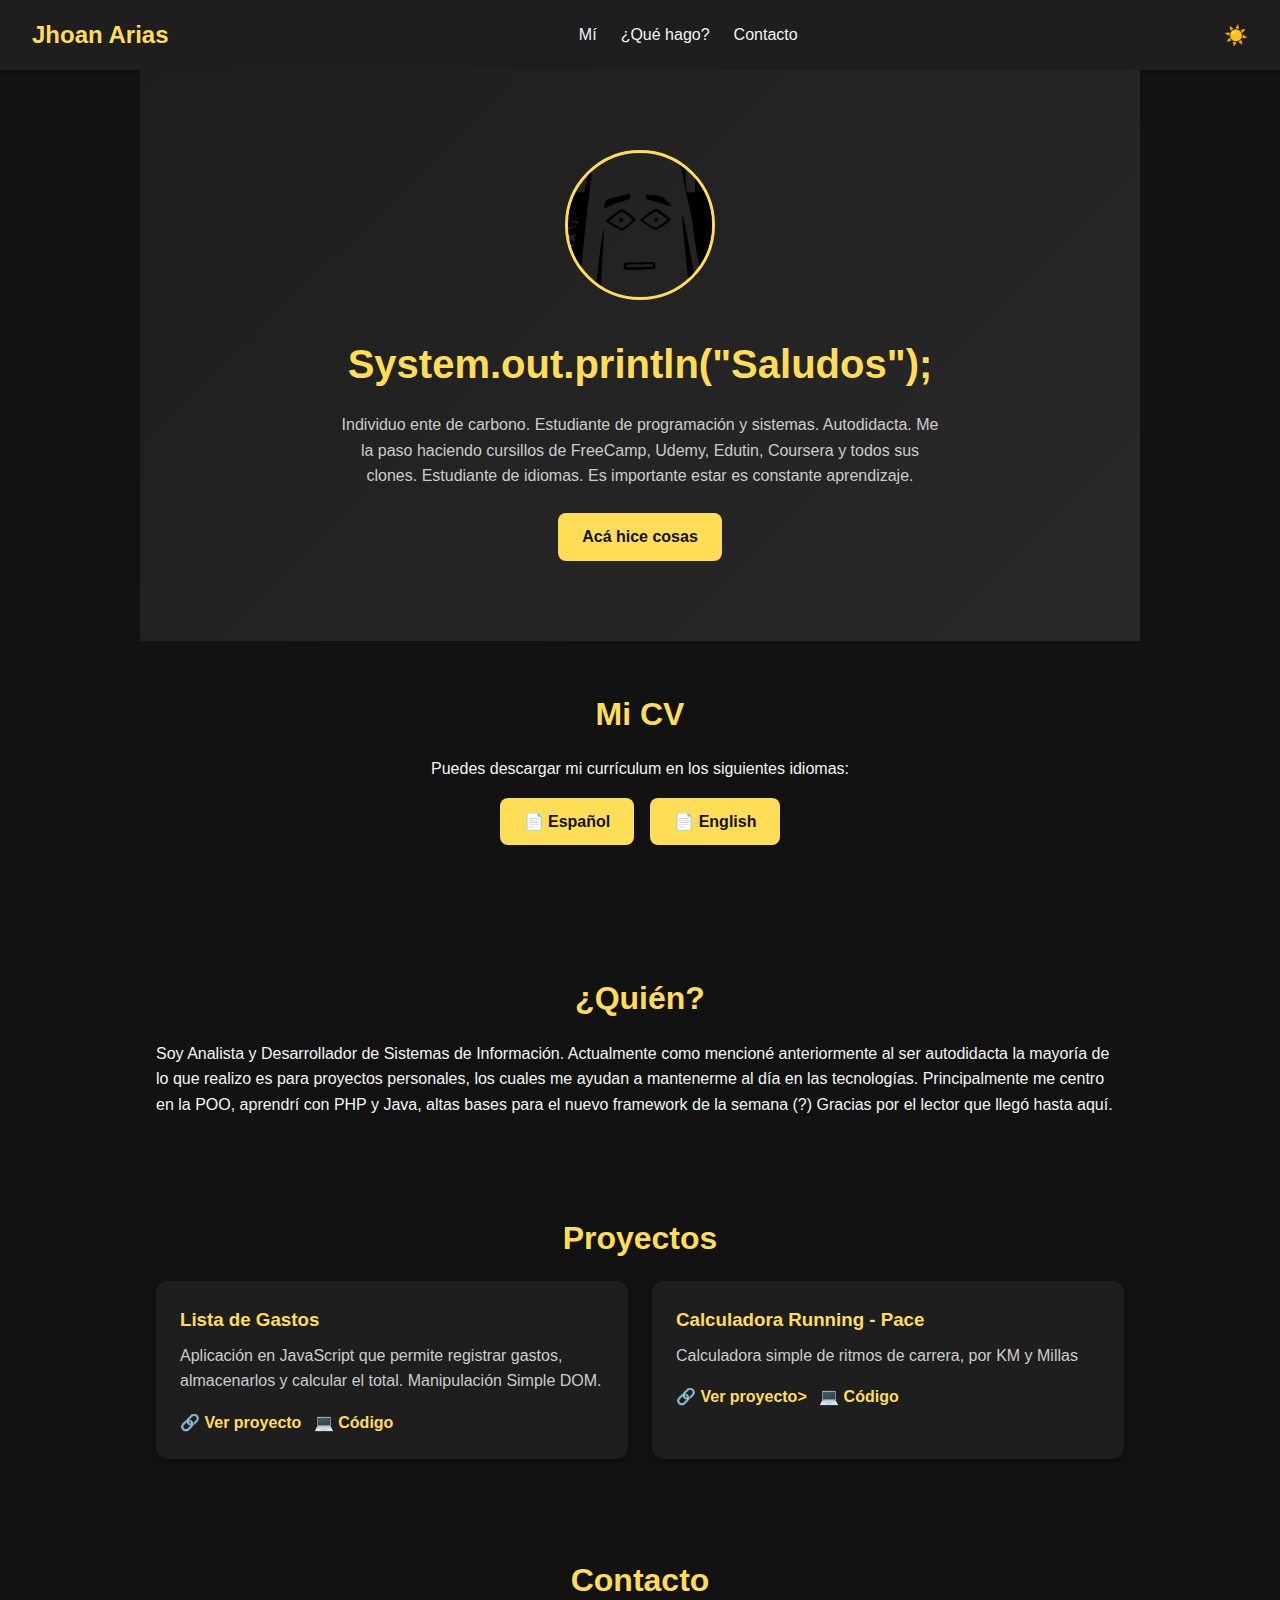
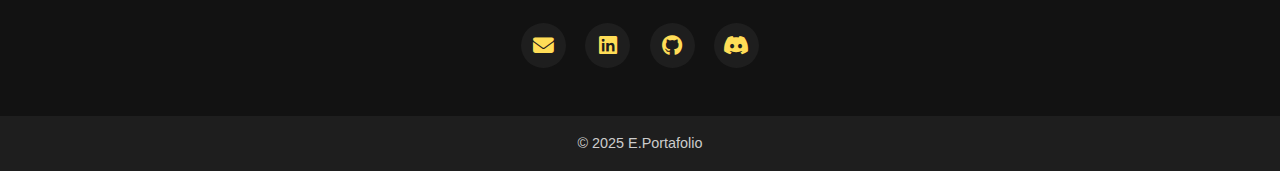
<file: index.html>
<!DOCTYPE html>
<html lang="es">
<head>
  <meta charset="UTF-8">
  <meta name="viewport" content="width=device-width, initial-scale=1.0">
  <title>E.Portafolio</title>
  <link rel="stylesheet" href="styles/main.css">
  <link rel="stylesheet" href="https://cdnjs.cloudflare.com/ajax/libs/font-awesome/6.5.0/css/all.min.css">

</head>
<body>
  <!-- ====== Header ====== -->
  <header>
    <nav>
      <h1>Jhoan Arias</h1>
      <ul>
        <li><a href="#sobre-mi">Mí</a></li>
        <li><a href="#proyectos">¿Qué hago?</a></li>
        <li><a href="#contacto">Contacto</a></li>
      </ul>
      <!-- Botón Dark/Light Mode -->
    <button id="theme-toggle">🌙</button>
    </nav>
  </header>

  <!-- ====== Sección Hero ====== -->
  <section id="hero">
    <img src="proyectos/assets/img/eh.svg" alt="Foto de perfil" class="hero-img">
    <h2>System.out.println("Saludos");</h2>
    <p>Individuo ente de carbono. Estudiante de programación y sistemas. Autodidacta. Me la paso haciendo cursillos de FreeCamp, Udemy, Edutin, Coursera y todos sus clones. Estudiante de idiomas. Es importante estar es constante aprendizaje.</p>
    <a href="#proyectos" class="btn">Acá hice cosas</a>
  </section>


  <section id="cv">
  <h2>Mi CV</h2>
  <p>Puedes descargar mi currículum en los siguientes idiomas:</p>
  <div class="cv-links">
    <a href="proyectos/assets/cv/CV_ATS_Espanol.pdf" download class="btn">📄 Español</a>
    <a href="proyectos/assets/cv/CV_ATS_English.pdf" download class="btn">📄 English</a>
  </div>
</section>


  <!-- ====== Sobre mí ====== -->
  <section id="sobre-mi">
    <h2>¿Quién?</h2>
    <p>
      Soy Analista y Desarrollador de Sistemas de Información. Actualmente como mencioné anteriormente al ser autodidacta la mayoría de lo que realizo es para proyectos personales, los cuales me ayudan a mantenerme al día en las tecnologías. Principalmente me centro en la POO, aprendrí con PHP y Java, altas bases para el nuevo framework de la semana (?) Gracias por el lector que llegó hasta aquí. 
    </p>
  </section>

<!-- ====== Proyectos ====== -->
<section id="proyectos">
  <h2>Proyectos</h2>
  <div class="grid-proyectos">

    <!-- Proyecto: Lista de Gastos -->
    <div class="card">
      <h3>Lista de Gastos</h3>
      <p>Aplicación en JavaScript que permite registrar gastos, almacenarlos y calcular el total. Manipulación Simple DOM.</p>
      <a href="proyectos/gastos.html">🔗 Ver proyecto</a>
      <a href="https://github.com/Entrometido/portafolio.git" target="_blank">💻 Código</a>
    </div>

    <!-- Aquí más proyectos en el futuro -->

    <div class="card">
      <h3>Calculadora Running - Pace</h3>
      <p>Calculadora simple de ritmos de carrera, por KM y Millas</p>
      <a href="proyectos/run.html">🔗 Ver proyecto></a>
      <a href="https://github.com/Entrometido/portafolio.git" target="_blank">💻 Código</a>
    </div>
    
  </div>
</section>


<!-- ====== Contacto ====== -->
<section id="contacto">
  <h2>Contacto</h2>
  <div class="social-icons">
    <a href="mailto:jhsepe@hotmail.com" class="icon" title="Email">
      <i class="fas fa-envelope"></i>
    </a>
    <a href="https://linkedin.com/in/sebastián-a-8797111a5" target="_blank" class="icon" title="LinkedIn">
      <i class="fab fa-linkedin"></i>
    </a>
    <a href="https://github.com/Entrometido" target="_blank" class="icon" title="GitHub">
      <i class="fab fa-github"></i>
    </a>
    <a href="https://discord.com/invite/entrometido" target="_blank" class="icon brands fab fa-discord"></a>
  </div>
</section>

  <!-- ====== Footer ====== -->
  <footer>
    <p>© 2025 E.Portafolio</p>
  </footer>
  <button id="back-to-top">⬆</button>
  <script src="scripts/script.js"></script>
  
</body>
</html>
</file>
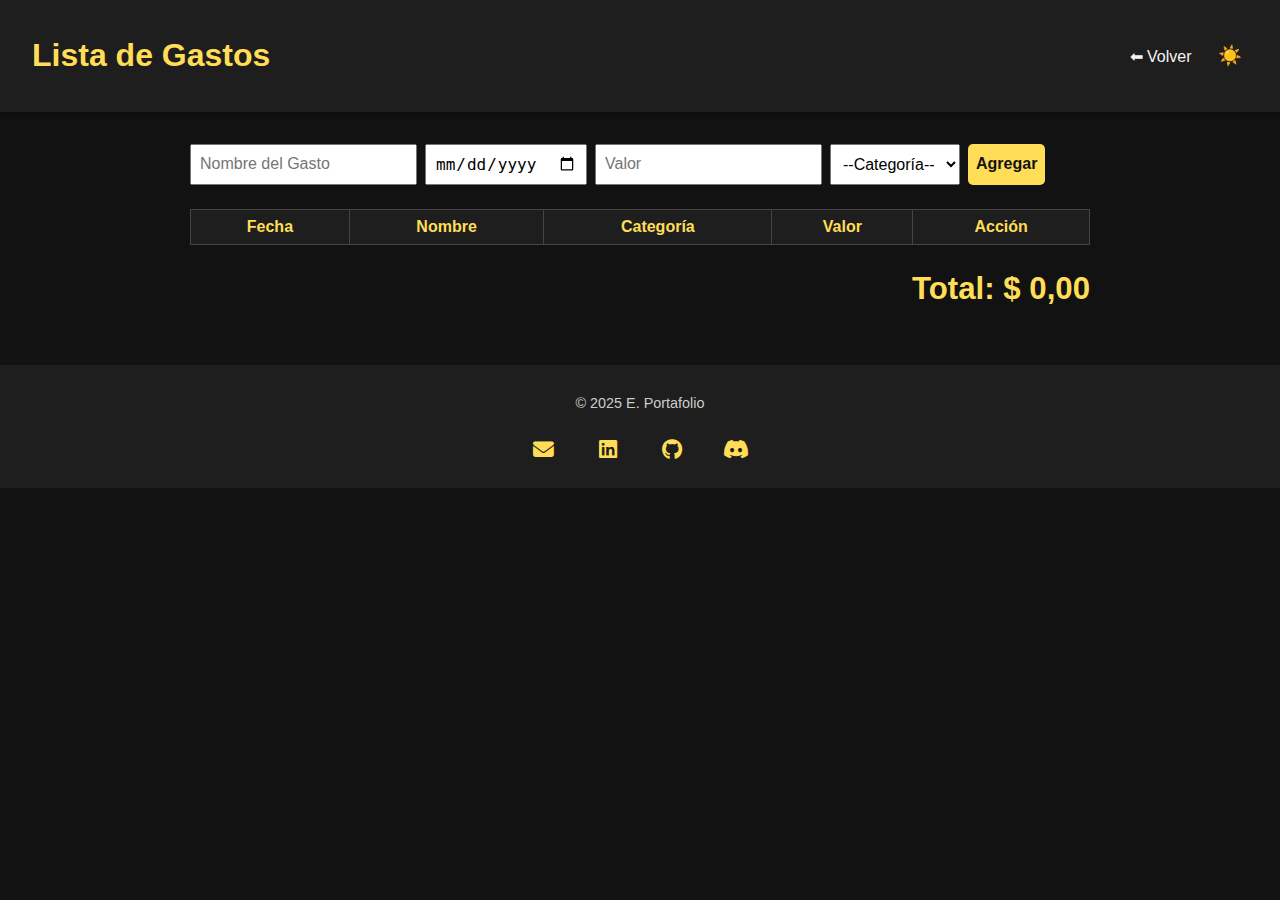
<file: proyectos/gastos.html>
<!DOCTYPE html>
<html lang="es">
<head>
  <meta charset="UTF-8">
  <meta name="viewport" content="width=device-width, initial-scale=1.0">
  <title>Proyecto: Lista de Gastos</title>
  <link rel="stylesheet" href="/styles/gastos.css">
  <link rel="stylesheet" href="https://cdnjs.cloudflare.com/ajax/libs/font-awesome/6.5.0/css/all.min.css">

</head>
<body>
  <header>
    <nav>
      <h1>Lista de Gastos</h1>
      <div>
        <a href="../index.html">⬅ Volver</a>
        <button id="theme-toggle">🌙</button>
      </div>
    </nav>
  </header>

  <main>
    <!-- Formulario -->
    <section class="formulario">
      <input type="text" id="nombre-gasto" placeholder="Nombre del Gasto">
      <input type="date" id="fecha">
      <input type="number" id="valor-gasto" placeholder="Valor">
      <select id="categoria-gasto">
        <option value="">--Categoría--</option>
        <option value="Comida">Comida</option>
        <option value="Transporte">Transporte</option>
        <option value="Ocio">Ocio</option>
        <option value="Otros">Otros</option>
      </select>
      <button id="agregar-gasto">Agregar</button>
    </section>

    <!-- Tabla de gastos -->
    <section class="tablita">
      <table>
        <thead>
          <tr>
            <th>Fecha</th>
            <th>Nombre</th>
            <th>Categoría</th>
            <th>Valor</th>
            <th>Acción</th>
          </tr>
        </thead>
        <tbody id="lista-gasto"></tbody>
      </table>
    </section>

    <!-- Total -->
    <section class="total">
      <h2>Total: <span id="total">-</span></h2>
    </section>
  </main>

  <footer>
    <p>© 2025 E. Portafolio</p>
    <div class="social-icons">
    <a href="mailto:jhsepe@hotmail.com" class="icon" title="Email">
      <i class="fas fa-envelope"></i>
    </a>
    <a href="https://linkedin.com/in/sebastián-a-8797111a5" target="_blank" class="icon" title="LinkedIn">
      <i class="fab fa-linkedin"></i>
    </a>
    <a href="https://github.com/Entrometido" target="_blank" class="icon" title="GitHub">
      <i class="fab fa-github"></i>
    </a>
    <a href="https://discord.com/invite/entrometido" target="_blank" class="icon brands fab fa-discord"></a>
  </div>
  </footer>

  <script src="gastos.js"></script>
  <script src="/script.js"></script> <!-- mismo toggle que el portafolio -->
</body>
</html>
</file>
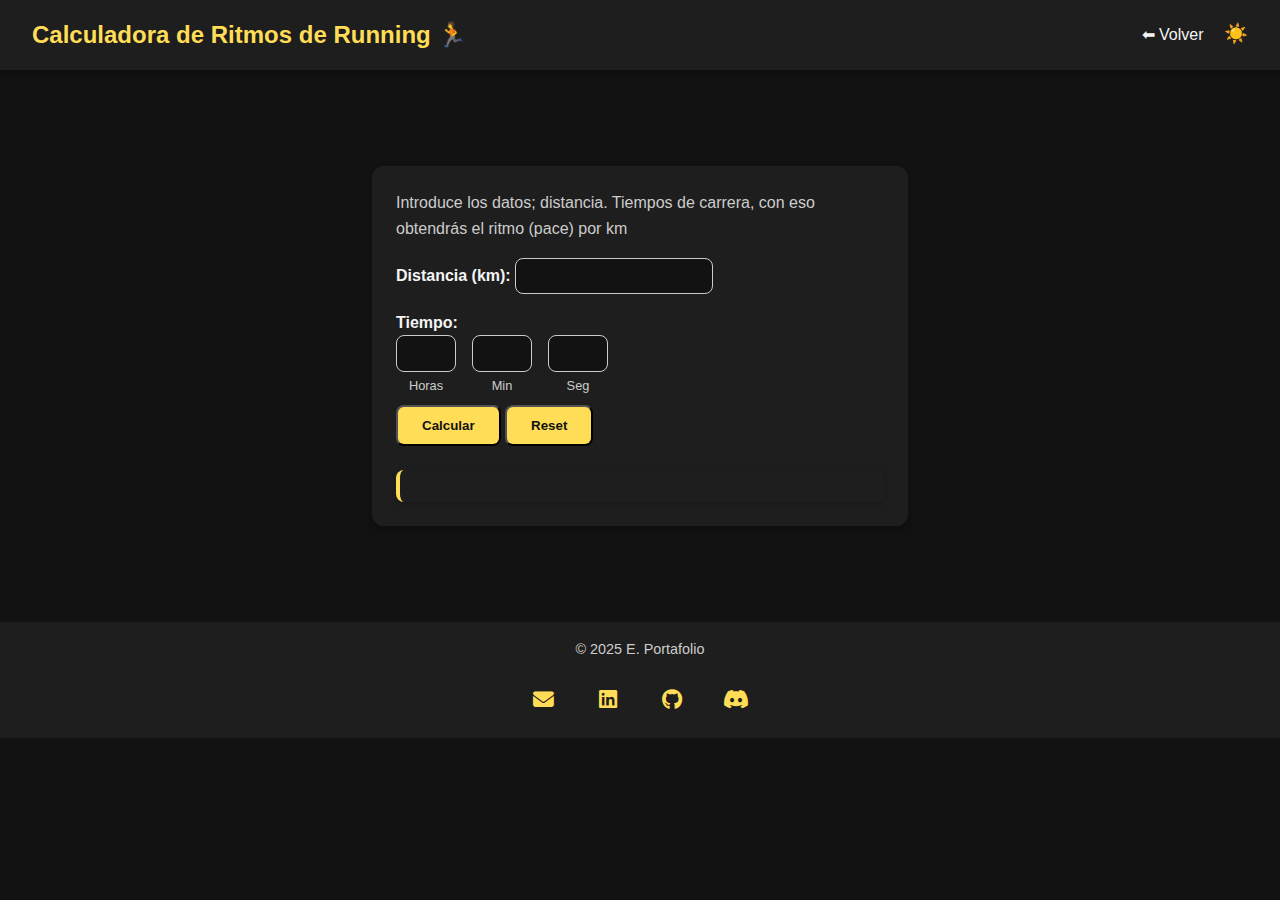
<file: proyectos/run.html>
<!DOCTYPE html>
<html lang="es">
<head>
  <meta charset="UTF-8">
  <meta name="viewport" content="width=device-width, initial-scale=1.0">
  <title>Calculadora de Ritmos de Running</title>
  <link rel="stylesheet" href="/styles/running.css">
  <link rel="stylesheet" href="/styles/main.css">
  <link rel="stylesheet" href="https://cdnjs.cloudflare.com/ajax/libs/font-awesome/6.5.0/css/all.min.css">
</head>
<body>
    <header>
    <nav>
      <h1>Calculadora de Ritmos de Running 🏃</h1>
      <div>
        <a href="../index.html">⬅ Volver</a>
        <button id="theme-toggle">🌙</button>
      </div>
    </nav>
  </header>
<main>
    <section>  
    <form id="calc-form" class="card">

      <!-- Distancia -->
      <div class="form-row">
        <p>Introduce los datos; distancia. Tiempos de carrera, con eso obtendrás el ritmo (pace) por km</p>
        <label for="distancia">Distancia (km):</label>
        <input type="number" id="distancia" step="0.01" required>
      </div>

      <!-- Tiempo en una sola fila -->
      <div class="form-row time-row">
          <label for="horas">Tiempo:</label>
        <div class="time-inputs">
          <div class="time-field">
            <input type="number" id="horas" min="0">
            <small>Horas</small>
          </div>
        <div class="time-field">
            <input type="number" id="minutos" min="0" max="59">
            <small>Min</small>
        </div>
        <div class="time-field">
            <input type="number" id="segundos" min="0" max="59">
            <small>Seg</small>
        </div>
    </div>


      <!-- Botones -->
      <div class="form-actions">
        <button type="button" class="btn" onclick="calcularRitmo()">Calcular</button>
        <button type="reset" class="btn btn-secondary">Reset</button>
      </div>
    </form>

    <div id="resultado" class="card"></div>
  </section>
</main>

  <footer>
    <p>© 2025 E. Portafolio</p>
    <div class="social-icons">
    <a href="mailto:jhsepe@hotmail.com" class="icon" title="Email">
      <i class="fas fa-envelope"></i>
    </a>
    <a href="https://linkedin.com/in/sebastián-a-8797111a5" target="_blank" class="icon" title="LinkedIn">
      <i class="fab fa-linkedin"></i>
    </a>
    <a href="https://github.com/Entrometido" target="_blank" class="icon" title="GitHub">
      <i class="fab fa-github"></i>
    </a>
    <a href="https://discord.com/invite/entrometido" target="_blank" class="icon brands fab fa-discord"></a>
  </div>
  </footer>

  <script src="/scripts/running.js"></script>
  <script src="/scripts/script.js"></script> <!-- mismo toggle que el portafolio -->
</body>
</html>
</file>
<file: styles/gastos.css>
/* Variables (oscuro por defecto) */
:root {
  --bg: #121212;
  --text: #f4f4f4;
  --accent: #ffdd57;
  --card: #1e1e1e;
  --muted: #ccc;
}

.light-mode {
  --bg: #f9f9f9;
  --text: #222;
  --accent: #ff9800;
  --card: #fff;
  --muted: #555;
}

body {
  font-family: "Segoe UI", Roboto, Arial, sans-serif;
  margin: 0;
  background: var(--bg);
  color: var(--text);
  transition: background 0.3s ease, color 0.3s ease;
}

/* Header */
header {
  background: var(--card);
  padding: 1rem 2rem;
  box-shadow: 0 2px 5px rgba(0,0,0,0.3);
}

header nav {
  display: flex;
  justify-content: space-between;
  align-items: center;
  flex-wrap: wrap;
}

header h1 {
  color: var(--accent);
}

header a {
  color: var(--text);
  text-decoration: none;
  margin-right: 1rem;
}

header a:hover {
  color: var(--accent);
}

/* Botón dark/light */
#theme-toggle {
  background: none;
  border: none;
  font-size: 1.2rem;
  cursor: pointer;
  color: var(--accent);
  transition: transform 0.2s ease;
}

#theme-toggle:hover {
  transform: scale(1.2);
}

/* Main */
main {
  padding: 2rem;
  max-width: 900px;
  margin: auto;
}

.formulario {
  display: flex;
  flex-wrap: wrap;
  gap: 0.5rem;
  margin-bottom: 1.5rem;
}

.formulario input,
.formulario select,
.formulario button {
  padding: 0.5rem;
  font-size: 1rem;
}

.formulario button {
  background: var(--accent);
  border: none;
  color: var(--bg);
  border-radius: 5px;
  cursor: pointer;
  font-weight: bold;
}

.formulario button:hover {
  opacity: 0.9;
}

/* Tabla */
.tablita table {
  width: 100%;
  border-collapse: collapse;
  margin-bottom: 1rem;
}

.tablita th,
.tablita td {
  border: 1px solid #444;
  padding: 0.5rem;
  text-align: center;
}

.tablita th {
  background: var(--card);
  color: var(--accent);
}

.tablita td {
  background: var(--bg);
}

/* Total */
.total {
  font-size: 1.3rem;
  font-weight: bold;
  text-align: right;
  color: var(--accent);
}

/* Footer */
footer {
  text-align: center;
  padding: 1rem;
  background: var(--card);
  color: var(--muted);
  font-size: 0.9rem;
}

/* ==== Iconos sociales ==== */
.social-icons {
  display: flex;
  justify-content: center;
  gap: 1.2rem;
  margin-top: 1rem;
}

.social-icons .icon {
  width: 45px;
  height: 45px;
  background: var(--card);
  color: var(--accent);
  border-radius: 50%;
  display: flex;
  align-items: center;
  justify-content: center;
  font-size: 1.3rem;
  transition: background 0.3s ease, color 0.3s ease, transform 0.2s ease;
  text-decoration: none;
}

.social-icons .icon:hover {
  background: var(--accent);
  color: #fff; /* icono blanco sobre fondo de acento */
  transform: scale(1.1);
}
</file>
<file: styles/running.css>
/* ===== Estilos para la calculadora de ritmos ===== */

main {
  max-width: 600px;
  margin: 2rem auto;
  padding: 1rem;
}

h1{
    display: flex;
    flex-direction: column;
    justify-content: center;
    align-items: center;
}

/* Caja del formulario */
#calc-form {
  background: var(--card);
  padding: 1.5rem;
  border-radius: 12px;
  box-shadow: 0 4px 8px rgba(0,0,0,0.25);
  display: flex;
  flex-direction: column;
  gap: 1rem;
}

/* Labels */
#calc-form label {
  font-weight: 600;
  color: var(--text);
}

/* Inputs */
#calc-form input {
  padding: 0.6rem;
  border: 1px solid var(--muted);
  border-radius: 8px;
  background: var(--bg);
  color: var(--text);
  transition: border 0.2s ease, background 0.2s ease;
}

#calc-form input:focus {
  outline: none;
  border-color: var(--accent);
  background: var(--card);
}

/* Botón */
#calc-form button {
  margin-top: 0.5rem;
  align-self: flex-start;
}

/* Caja de resultado */
#resultado {
  margin-top: 1.5rem;
  padding: 1rem;
  background: var(--card);
  border-left: 4px solid var(--accent);
  border-radius: 8px;
  color: var(--text);
  font-size: 1.1rem;
  white-space: pre-line;
  box-shadow: 0 2px 6px rgba(0,0,0,0.2);
}

.time-inputs {
  display: flex;
  gap: 1rem;
  justify-content: flex-start;
}

.time-field {
  display: flex;
  flex-direction: column;
  align-items: center;
}

.time-field input {
  width: 60px;
  text-align: center;
  padding: 0.4rem;
  border: 1px solid var(--muted);
  border-radius: 6px;
  background: var(--bg);
  color: var(--text);
}

.time-field small {
  margin-top: 0.3rem;
  font-size: 0.8rem;
  color: var(--muted);
}
</file>
<file: styles/main.css>
/* ==== Reset ==== */
* {
  margin: 0;
  padding: 0;
  box-sizing: border-box;
}

/* ==== Variables de color (oscuro por defecto) ==== */
:root {
  --bg: #121212;
  --text: #f4f4f4;
  --accent: #ffdd57;
  --card: #1e1e1e;
  --muted: #ccc;
}

/* ==== Tema claro ==== */
.light-mode {
  --bg: #f9f9f9;
  --text: #222;
  --accent: #ff9800;
  --card: #fff;
  --muted: #555;
}

/* ==== Estilos generales ==== */
body {
  font-family: "Segoe UI", Roboto, Arial, sans-serif;
  line-height: 1.6;
  background: var(--bg);
  color: var(--text);
  transition: background 0.3s ease, color 0.3s ease;
}

/* ==== Header & Navbar ==== */
header {
  background: var(--card);
  padding: 1rem 2rem;
  box-shadow: 0 2px 5px rgba(0,0,0,0.3);
}

header nav {
  display: flex;
  justify-content: space-between;
  align-items: center;
  flex-wrap: wrap;
}

header h1 {
  font-size: 1.5rem;
  color: var(--accent);
}

header ul {
  list-style: none;
  display: flex;
  gap: 1.5rem;
}

header a {
  color: var(--text);
  text-decoration: none;
  font-weight: 500;
  transition: color 0.3s ease;
}

header a:hover {
  color: var(--accent);
}

/* ==== Botón Dark/Light ==== */
#theme-toggle {
  background: none;
  border: none;
  font-size: 1.2rem;
  cursor: pointer;
  margin-left: 1rem;
  color: var(--accent);
  transition: transform 0.2s ease;
}

#theme-toggle:hover {
  transform: scale(1.2);
}

/* ==== Hero ==== */
#hero {
  text-align: center;
  padding: 5rem 1rem;
  background: linear-gradient(135deg, var(--card), #292929);
}

#hero h2 {
  font-size: 2.5rem;
  margin-bottom: 1rem;
  color: var(--accent);
}

#hero p {
  max-width: 600px;
  margin: 0 auto 1.5rem;
  color: var(--muted);
}

.hero-img {
  width: 150px;
  height: 150px;
  border-radius: 50%;
  object-fit: cover;
  margin-bottom: 1.5rem;
  border: 3px solid var(--accent);
}


.btn {
  display: inline-block;
  padding: 0.7rem 1.5rem;
  background: var(--accent);
  color: var(--bg);
  font-weight: bold;
  border-radius: 8px;
  text-decoration: none;
  transition: transform 0.2s ease, background 0.3s ease;
}

.btn:hover {
  transform: scale(1.05);
  background: #ffc107;
}

/* ==== Secciones ==== */
section {
  padding: 3rem 1rem;
  max-width: 1000px;
  margin: auto;
}

section h2 {
  font-size: 2rem;
  margin-bottom: 1rem;
  color: var(--accent);
  text-align: center;
}

/* ==== Proyectos ==== */
.grid-proyectos {
  display: grid;
  grid-template-columns: repeat(auto-fit, minmax(250px, 1fr));
  gap: 1.5rem;
}

.card {
  background: var(--card);
  border-radius: 12px;
  padding: 1.5rem;
  box-shadow: 0 4px 8px rgba(0,0,0,0.3);
  transition: transform 0.2s ease;
}

.card:hover {
  transform: translateY(-5px);
}

.card h3 {
  margin-bottom: 0.5rem;
  color: var(--accent);
}

.card p {
  color: var(--muted);
  margin-bottom: 1rem;
}

.card a {
  display: inline-block;
  margin-right: 0.5rem;
  color: var(--accent);
  text-decoration: none;
  font-weight: bold;
}

.card a:hover {
  text-decoration: underline;
}

/* ==== Contacto ==== */
#contacto p {
  text-align: center;
  color: var(--muted);
}

/* ==== Iconos sociales ==== */
.social-icons {
  display: flex;
  justify-content: center;
  gap: 1.2rem;
  margin-top: 1rem;
}

.social-icons .icon {
  width: 45px;
  height: 45px;
  background: var(--card);
  color: var(--accent);
  border-radius: 50%;
  display: flex;
  align-items: center;
  justify-content: center;
  font-size: 1.3rem;
  transition: background 0.3s ease, color 0.3s ease, transform 0.2s ease;
  text-decoration: none;
}

.social-icons .icon i {
  pointer-events: none; /* asegura que el hover sea sobre el círculo, no el ícono */
}

.social-icons .icon:hover {
  background: var(--accent);
  color: #fff; /* ícono siempre blanco en hover */
  transform: scale(1.1);
}

footer .social-icons .icon:hover i {
  color: #fff !important; /* aseguramos contraste en todos los casos */
}

/* ==== Footer ==== */
footer {
  text-align: center;
  padding: 1rem;
  background: var(--card);
  color: var(--muted);
  font-size: 0.9rem;
}

#back-to-top {
  position: fixed;
  bottom: 30px;
  right: 30px;
  width: 45px;
  height: 45px;
  border-radius: 50%;
  border: none;
  background: var(--accent);
  color: var(--bg);
  font-size: 1.2rem;
  cursor: pointer;
  display: none; /* oculto por defecto */
  box-shadow: 0 4px 6px rgba(0,0,0,0.3);
  transition: opacity 0.3s ease, transform 0.2s ease;
  z-index: 1000;
}

/* Back to top: hidden por defecto, aparece con .show */
#back-to-top {
  position: fixed;
  right: 24px;
  bottom: 24px;
  width: 50px;
  height: 50px;
  border-radius: 50%;
  border: none;
  background: var(--accent);
  color: var(--bg);
  display: grid;
  place-items: center;
  font-size: 1.2rem;
  cursor: pointer;
  box-shadow: 0 6px 18px rgba(0,0,0,0.25);
  transform: translateY(120%);   /* fuera de pantalla */
  opacity: 0;
  transition: transform 0.28s cubic-bezier(.2,.9,.3,1), opacity 0.28s ease;
  z-index: 9999;                 /* muy arriba para no quedar debajo */
  outline: none;
}

/* cuando mostramos */
#back-to-top.show {
  transform: translateY(0);
  opacity: 1;
}

/* hover / foco accesible */
#back-to-top:hover,
#back-to-top:focus {
  transform: translateY(0) scale(1.08);
  opacity: 1;
  box-shadow: 0 8px 22px rgba(0,0,0,0.32);
}

/* tamaño más pequeño en pantallas pequeñas */
@media (max-width: 420px) {
  #back-to-top {
    right: 16px;
    bottom: 16px;
    width: 44px;
    height: 44px;
    font-size: 1rem;
  }
}

#cv {
  text-align: center;
  margin-bottom: 2rem;
}

.cv-links {
  display: flex;
  justify-content: center;
  gap: 1rem;
  margin-top: 1rem;
}
</file>
